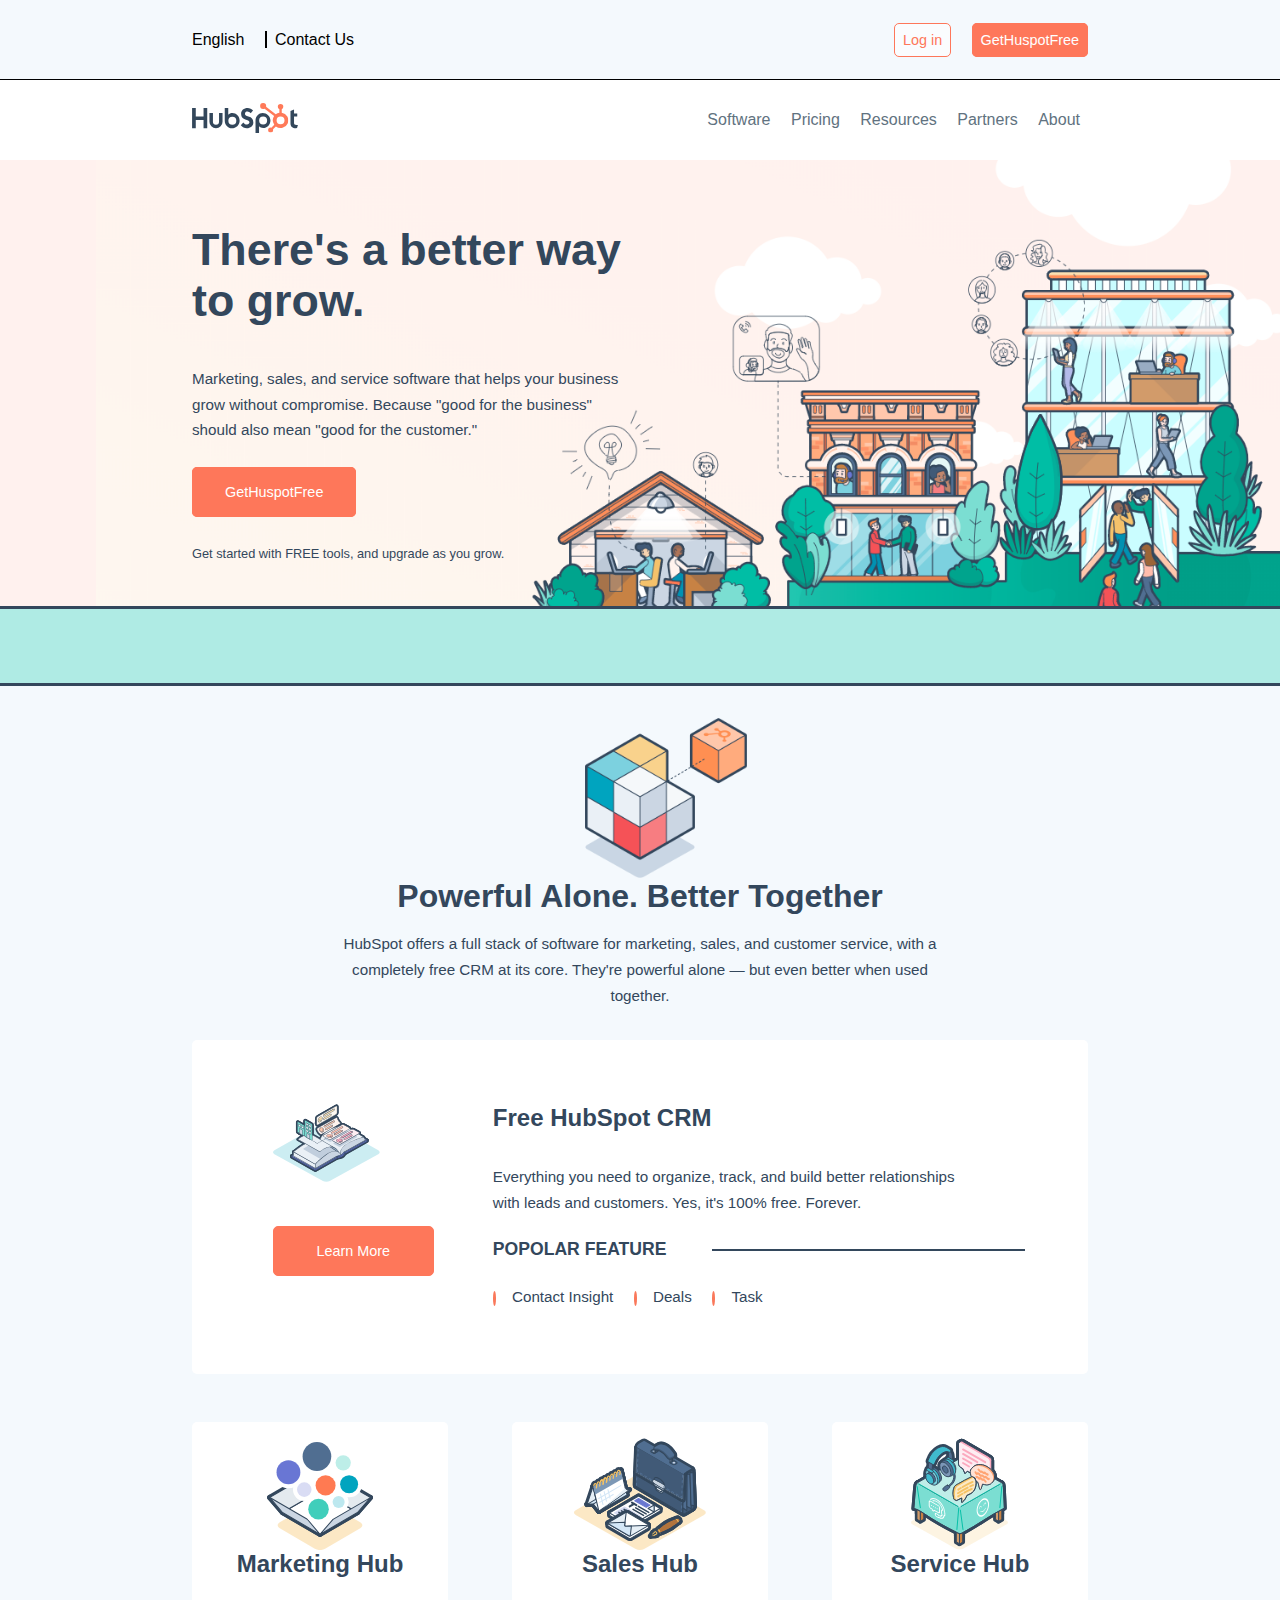
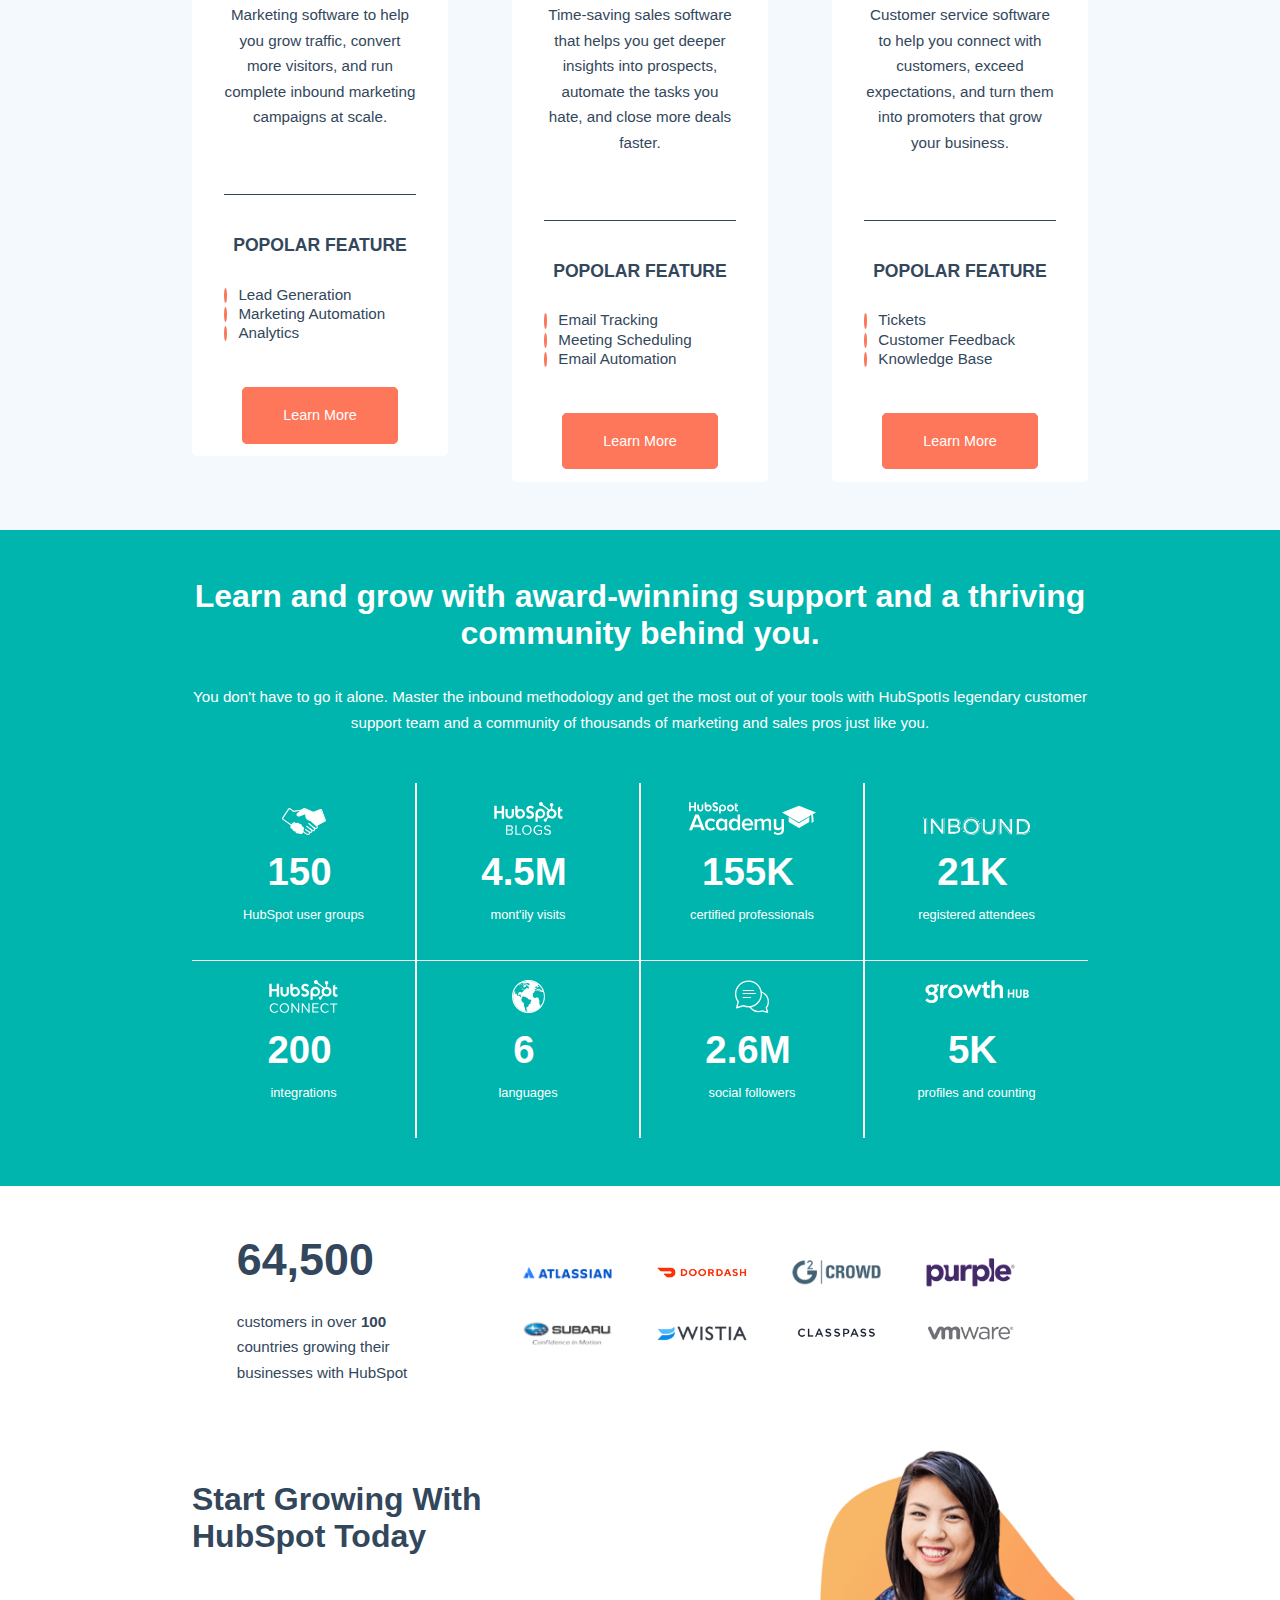
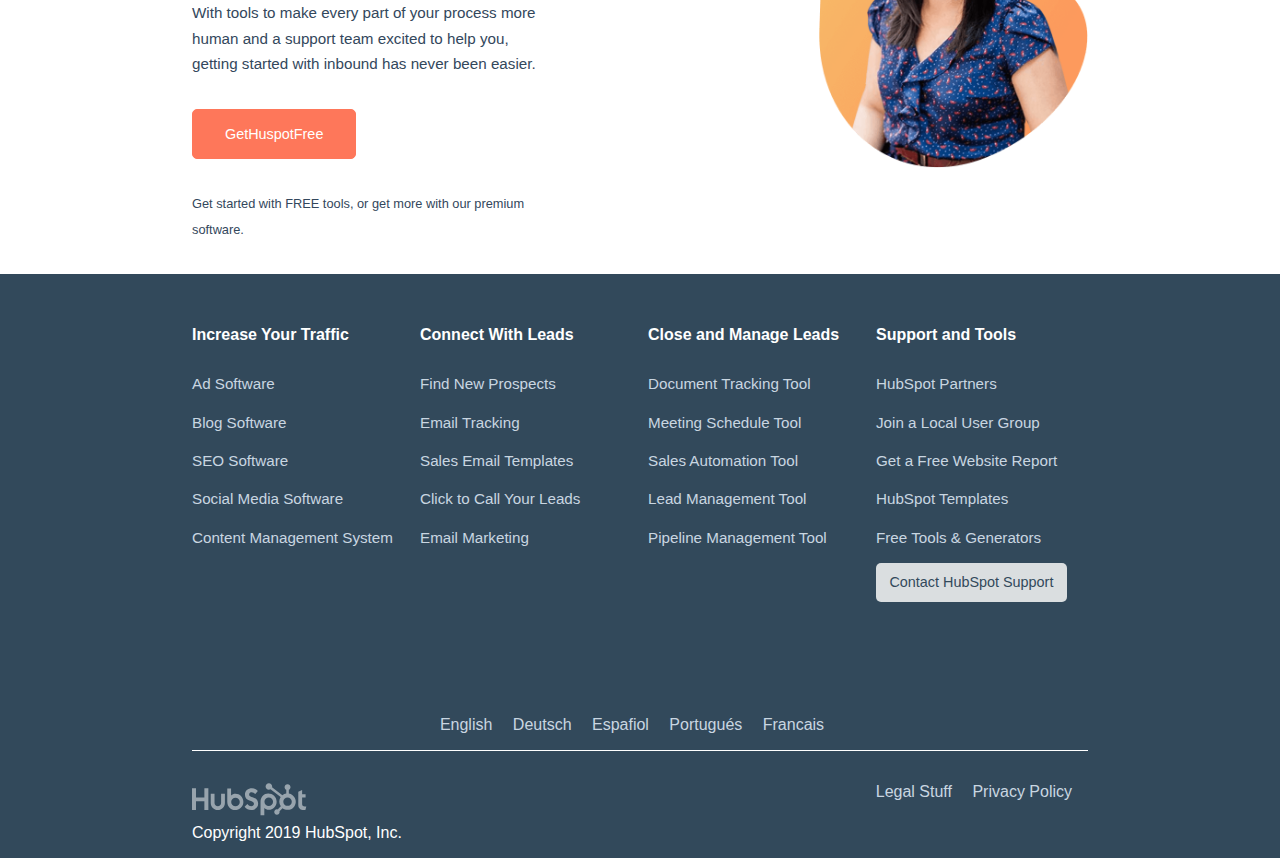
<file: index.html>
<!DOCTYPE html>
<html lang="en">

<head>
    <meta charset="UTF-8">
    <meta http-equiv="X-UA-Compatible" content="IE=edge">
    <meta name="viewport" content="width=device-width, initial-scale=1.0">
    <link rel="preconnect" href="https://fonts.gstatic.com">
    <link href="https://fonts.googleapis.com/css2?family=Montserrat:wght@200;400;600;800&display=swap" rel="stylesheet">
    <title>Hubspot</title>
    <link rel="stylesheet" href="https://cdnjs.cloudflare.com/ajax/libs/font-awesome/5.15.3/css/all.min.css"
        integrity="sha512-iBBXm8fW90+nuLcSKlbmrPcLa0OT92xO1BIsZ+ywDWZCvqsWgccV3gFoRBv0z+8dLJgyAHIhR35VZc2oM/gI1w=="
        crossorigin="anonymous" />
    <link rel="stylesheet" href="./assets/css/style.css">
</head>

<body>
    <!-- site Header  -->
    <header>
        <!-- First Nav  -->
        <nav class="first-nav">
            <div class="contenitore clearfix">
                <div class="nav_box-left Hei-Nav">
                    <div class="contenuto">

                        <i class="fas fa-globe-europe"></i>
                        <a href="#">English</a>
                        <i class="fas fa-angle-down"></i>
                        <a href="#">Contact Us</a>


                    </div>
                </div>


                <div class="nav_box-right Hei-Nav">
                    <div class="contenuto">
                        <i class="fas fa-search"></i>
                        <a href="#" class="linka">Log in</a>
                        <a href="#" class="linka">GetHuspotFree</a>

                    </div>

                </div>
            </div>
        </nav>
        <!-- /First Nav  -->

        <!-- Second Nav  -->
        <nav class="second-nav">
            <div class="contenitore clearfix">
                <div id="nav_2_left" class="nav_box-left Hei-Nav">
                    <div class="contenuto">
                        <img src="./assets/img/logo.svg" alt="Logo Hubspot" class="logo">
                    </div>
                </div>
                <div id="nav_2_right" class="nav_box-right Hei-Nav">
                    <div class="contenuto">
                        <a href="#">Software</a>
                        <i class="fas fa-angle-down"></i>
                        <a href="#">Pricing</a>
                        <a href="#">Resources</a>
                        <i class="fas fa-angle-down"></i>
                        <a href="#">Partners</a>
                        <i class="fas fa-angle-down"></i>
                        <a href="#">About</a>
                        <i class="fas fa-angle-down"></i>
                    </div>


                </div>
        </nav>
        <!-- /Second Nav  -->

        <div class="central-header">
            <div class="contenitore clearfix">
                <aside class="aside-box">
                    <h3 class="h3-dim">There's a better way to grow.</h3>
                    <p class="p_normal-dim">Marketing, sales, and service software that helps your business grow without
                        compromise. Because "good for the business" should also mean "good for the customer."</p>
                    <a href="#" class="linka">GetHuspotFree</a>
                    <p class="p_small-dim">Get started with FREE tools, and upgrade as you grow.</p>
                </aside>
            </div>

        </div>

    </header>
    <!-- /site Header  -->

    <!-- /site Header  -->
    <div class="separatore"></div>

    <!-- Main site  -->
    <main>

        <!-- 1° Section  -->
        <section class="first_main-section">
            <div class="contenitore">

                <!-- 1° Section - TOP part  -->

                <div class="top-sub">
                    <div class="cube">
                        <img src="./assets/img/cube.webp" alt="Immagine quadrati">
                    </div>
                    <h4 class="h4-dim">Powerful Alone. Better Together</h4>
                    <p class="p_normal-dim">HubSpot offers a full stack of software for marketing, sales, and
                        customer
                        service, with a completely free CRM at its core. They're powerful alone — but even better
                        when
                        used together.</p>
                </div>
                <!-- /1° Section - TOP part  -->


                <!-- 1° Section - MIDDLE part  -->

                <div class="middle-sub clearfix">
                    <div class="mb-left">
                        <img src="./assets/img/book.svg" alt="Immagine di un libro">
                        <a href="#" class="linka">Learn More</a>
                    </div>


                    <div class="mb-right">
                        <h5 class="h5-dim">Free HubSpot CRM</h5>
                        <p class="p_normal-dim">Everything you need to organize, track, and build better
                            relationships
                            with leads and
                            customers. Yes, it's 100% free. Forever.</p>
                        <h6 class="h6-dim">POPOLAR FEATURE</h6>
                        <ul>

                            <li class="primo"> <i class="fas fa-check"></i>Contact Insight</li>

                            <li> <i class="fas fa-check"></i>Deals</li>

                            <li> <i class="fas fa-check"></i>Task</li>
                        </ul>

                    </div>
                </div>
                <!-- /1° Section - MIDDLE part  -->

                <!-- 1° Section - BOTTOM part  -->
                <div class="bottom-sub clearfix">
                    <div class="square">
                        <div class="photo">
                            <img src="./assets/img/buble.svg" alt="buble image">
                        </div>
                        <h5 class="h5-dim">Marketing Hub</h5>
                        <p class="p_normal-dim">Marketing software to help you grow
                            traffic, convert more visitors, and run
                            complete inbound marketing
                            campaigns at scale.</p>

                        <div class="sq-b">
                            <h6 class="h6-dim">POPOLAR FEATURE</h6>
                            <ul>

                                <li> <i class="fas fa-check"></i>Lead Generation</li>

                                <li> <i class="fas fa-check"></i>Marketing Automation</li>

                                <li> <i class="fas fa-check"></i>Analytics</li>
                            </ul>
                            <a href="#" class="linka">Learn More</a>


                        </div>

                    </div>



                    <div class="square">

                        <div class="photo">
                            <img src="./assets/img/office.svg" alt="office image">
                        </div>
                        <h5 class="h5-dim">Sales Hub</h5>
                        <p class="p_normal-dim"> Time-saving sales software that helps
                            you get deeper insights into prospects,
                            automate the tasks you hate, and close
                            more deals faster.

                        </p>
                        <div class="sq-b">
                            <h6 class="h6-dim">POPOLAR FEATURE</h6>
                            <ul>

                                <li> <i class="fas fa-check"></i>Email Tracking</li>

                                <li> <i class="fas fa-check"></i>Meeting Scheduling</li>

                                <li> <i class="fas fa-check"></i>Email Automation</li>
                            </ul>
                            <a href="#" class="linka">Learn More</a>

                        </div>
                    </div>


                    <div class="square">

                        <div class="photo">
                            <img src="./assets/img/table.svg" alt="table image">
                        </div>
                        <h5 class="h5-dim">Service Hub</h5>
                        <p class="p_normal-dim">Customer service software to help you connect with customers, exceed
                            expectations, and turn them into promoters that grow your business.</p>

                        <div class="sq-b">
                            <h6 class="h6-dim">POPOLAR FEATURE</h6>
                            <ul>

                                <li> <i class="fas fa-check"></i>Tickets</li>

                                <li> <i class="fas fa-check"></i>Customer Feedback</li>

                                <li> <i class="fas fa-check"></i>Knowledge Base</li>
                            </ul>
                            <a href="#" class="linka">Learn More</a>

                        </div>




                        <!-- /1° Section - BOTTOM part  -->
                    </div>

                </div>
            </div>
        </section>
        <!-- /1° Section  -->


        <!-- 2° Section  -->
        <section class="second_main-section">
            <div class="contenitore">

                <div class="sec-top-sub">
                    <!-- <div class="sec-top-content"> -->

                    <h4 class="h4-dim">Learn and grow with award-winning support and a thriving community behind
                        you.
                    </h4>
                    <p class="p_normal-dim">
                        You don't have to go it alone. Master the inbound methodology and get the most out of your
                        tools
                        with HubSpotIs legendary customer support team and a community of thousands of marketing and
                        sales
                        pros just like you.
                    </p>
                    <!-- </div> -->


                </div>

                <div class="sec-bottom-sub clearfix">
                    <div class="box up">
                        <div class="s-pic">
                            <img src="./assets/img/hands.svg" alt="hands image">
                        </div>
                        <h2 class="h2-dim">150<i class="fas fa-plus"></i></h2>
                        <p class="p_small-dim">HubSpot user groups</p>
                    </div>

                    <div class="box up">
                        <div class="s-pic">
                            <img src="./assets/img/blogs.svg" alt="hubspot">
                        </div>
                        <h2 class="h2-dim">4.5M<i class="fas fa-plus"></i></h2>
                        <p class="p_small-dim">mont'ily visits</p>
                    </div>

                    <div class="box up">
                        <div class="s-pic">
                            <img src="./assets/img/academy.svg" alt="accdemy image">
                        </div>
                        <h2 class="h2-dim">155K<i class="fas fa-plus"></i></h2>
                        <p class="p_small-dim">certified professionals</p>
                    </div>

                    <div id="last-up" class="box up">
                        <div class="s-pic">
                            <img src="./assets/img/inbound.svg" alt="inbound image">
                        </div>
                        <h2 class="h2-dim">21K<i class="fas fa-plus"></i></h2>
                        <p class="p_small-dim">registered attendees</p>
                    </div>




                    <div class="box down">
                        <div class="s-pic">
                            <img src="./assets/img/connect.svg" alt="">
                        </div>
                        <h2 class="h2-dim">200<i class="fas fa-plus"></i></h2>
                        <p class="p_small-dim">integrations</p>
                    </div>

                    <div class="box down">
                        <div class="s-pic">
                            <img src="./assets/img/globe.svg" alt="">
                        </div>

                        <h2 class="h2-dim">6<i class="fas fa-plus"></i></h2>
                        <p class="p_small-dim">languages</p>
                    </div>

                    <div class="box down">
                        <div class="s-pic">
                            <img src="./assets/img/followers.svg" alt="">
                        </div>
                        <h2 class="h2-dim">2.6M<i class="fas fa-plus"></i></h2>
                        <p class="p_small-dim">social followers</p>
                    </div>

                    <div id="last-down" class="box down">
                        <div class="s-pic">
                            <img src="./assets/img/growth.svg" alt="">
                        </div>
                        <h2 class="h2-dim">5K<i class="fas fa-plus"></i></h2>
                        <p class="p_small-dim">profiles and counting</p>
                    </div>




                </div>
            </div>
        </section>
        <!-- 2° Section  -->


        <!-- 3° Section -->
        <section class="third_main-section">
            <div class="contenitore">
                <div class="t-top-sub clearfix">
                    <div class="left-box">
                        <div class="left-content">
                            <h3 class="h3-dim">64,500</h3>
                            <p class="p_normal-dim">customers in over <strong>100</strong> <br>
                                countries growing their <br>
                                businesses with HubSpot
                            </p>

                        </div>
                    </div>

                    <div class="right-box clearfix">
                        <div class="photo A"><img src="./assets/img/atlasian.webp" alt="Atlassian Logo"></div>
                        <div class="photo B"><img src="./assets/img/doordash.webp" alt="Doordash logo"></div>
                        <div class="photo C"><img src="./assets/img/g2crowd.webp" alt="Crowd Logo"></div>
                        <div class="photo D"><img src="./assets/img/purple.webp" alt="Purple Logo"></div>

                        <div class="photo E down"><img src="./assets/img/subaru.webp" alt="Subaro Logo"></div>
                        <div class="photo F down"><img src="./assets/img/wistia.webp" alt="Wistia Logo"></div>
                        <div class="photo G down"><img src="./assets/img/classpass.webp" alt="Classpass Logo"></div>
                        <div class="photo H down"><img src="./assets/img/vmware.webp" alt="Vmware logo"></div>

                    </div>


                </div>


                <div class="t-bottom-sub">
                    <div class="left-box">
                        <h4 class="h4-dim">Start Growing With HubSpot Today</h4>
                        <p class="p_normal-dim">
                            With tools to make every part of your process more human and a support team excited to
                            help you, getting started with inbound has never been easier.</p>
                        <a href="#" class="linka">GetHuspotFree</a>
                        <p class="p_small-dim">Get started with FREE tools, or get more with our premium software.
                        </p>

                    </div>

                    <div class="right-box">
                        <img src="./assets/img/woman.webp" alt="">

                    </div>



                </div>

            </div>
        </section>
        <!-- /3° Section -->
    </main>
    <!-- /Main site  -->
    <!-- Site Footer  -->
    <footer>

        <!-- 1°Section -->
        <section class="first_footer-sct clearfix">
            <div class="contenitore">
                <div class="ft-boxe">
                    <p class="p_big-dim">Increase Your Traffic</p>
                    <p class="p_normal-dim">Ad Software</p>
                    <p class="p_normal-dim">Blog Software</p>
                    <p class="p_normal-dim">SEO Software</p>
                    <p class="p_normal-dim">Social Media Software</p>
                    <p class="p_normal-dim">Content Management System</p>
                </div>

                <div class="ft-boxe">
                    <p class="p_big-dim">Connect With Leads</p>
                    <p class="p_normal-dim">Find New Prospects</p>
                    <p class="p_normal-dim">Email Tracking</p>
                    <p class="p_normal-dim">Sales Email Templates</p>
                    <p class="p_normal-dim">Click to Call Your Leads</p>
                    <p class="p_normal-dim">Email Marketing</p>
                </div>

                <div class="ft-boxe">
                    <p class="p_big-dim">Close and Manage Leads</p>
                    <p class="p_normal-dim">Document Tracking Tool</p>
                    <p class="p_normal-dim">Meeting Schedule Tool</p>
                    <p class="p_normal-dim">Sales Automation Tool</p>
                    <p class="p_normal-dim">Lead Management Tool</p>
                    <p class="p_normal-dim">Pipeline Management Tool</p>
                </div>

                <div class="ft-boxe">
                    <p class="p_big-dim">Support and Tools</p>
                    <p class="p_normal-dim">HubSpot Partners</p>
                    <p class="p_normal-dim">Join a Local User Group</p>
                    <p class="p_normal-dim">Get a Free Website Report</p>
                    <p class="p_normal-dim">HubSpot Templates</p>
                    <p class="p_normal-dim">Free Tools & Generators</p>
                    <a href="#" class="linka">Contact HubSpot Support</a>

                    <span>

                        <i class="fab fa-facebook-f"></i>
                        <i class="fab fa-instagram"></i>
                        <i class="fab fa-youtube"></i>
                        <i class="fab fa-twitter"></i>
                        <i class="fab fa-linkedin-in"></i>
                    </span>

                </div>

            </div>

        </section>
        <!-- 1°Section -->

        <!-- 2° Section  -->
        <section class="second_footer-sct contenitore">
            <div class="contenitore">
                <div class="lenguages">

                    <a href="#">English</a>
                    <a href="#">Deutsch</a>
                    <a href="#">Espafiol</a>
                    <a href="#">Portugués</a>
                    <a href="#">Francais</a>
                </div>
            </div>
        </section>
        <!-- 2° Section  -->

        <!-- 3° Section  -->
        <section class="third_footer-sct">
            <div class="ft contenitore clearfix">


                <div class="ft-logo">
                    <img src="./assets/img/logo-white.svg" alt="Logo Hubspot">
                    <span>Copyright <i class="far fa-copyright"></i> 2019 HubSpot, Inc.</span>
                </div>

                <div class="privacy">
                    <span>Legal Stuff</span>
                    <span>Privacy Policy</span>
                </div>


            </div>

        </section>
        <!-- 3° Section  -->





    </footer>
    <!-- /Site Footer  -->
</body>

</html>
</file>
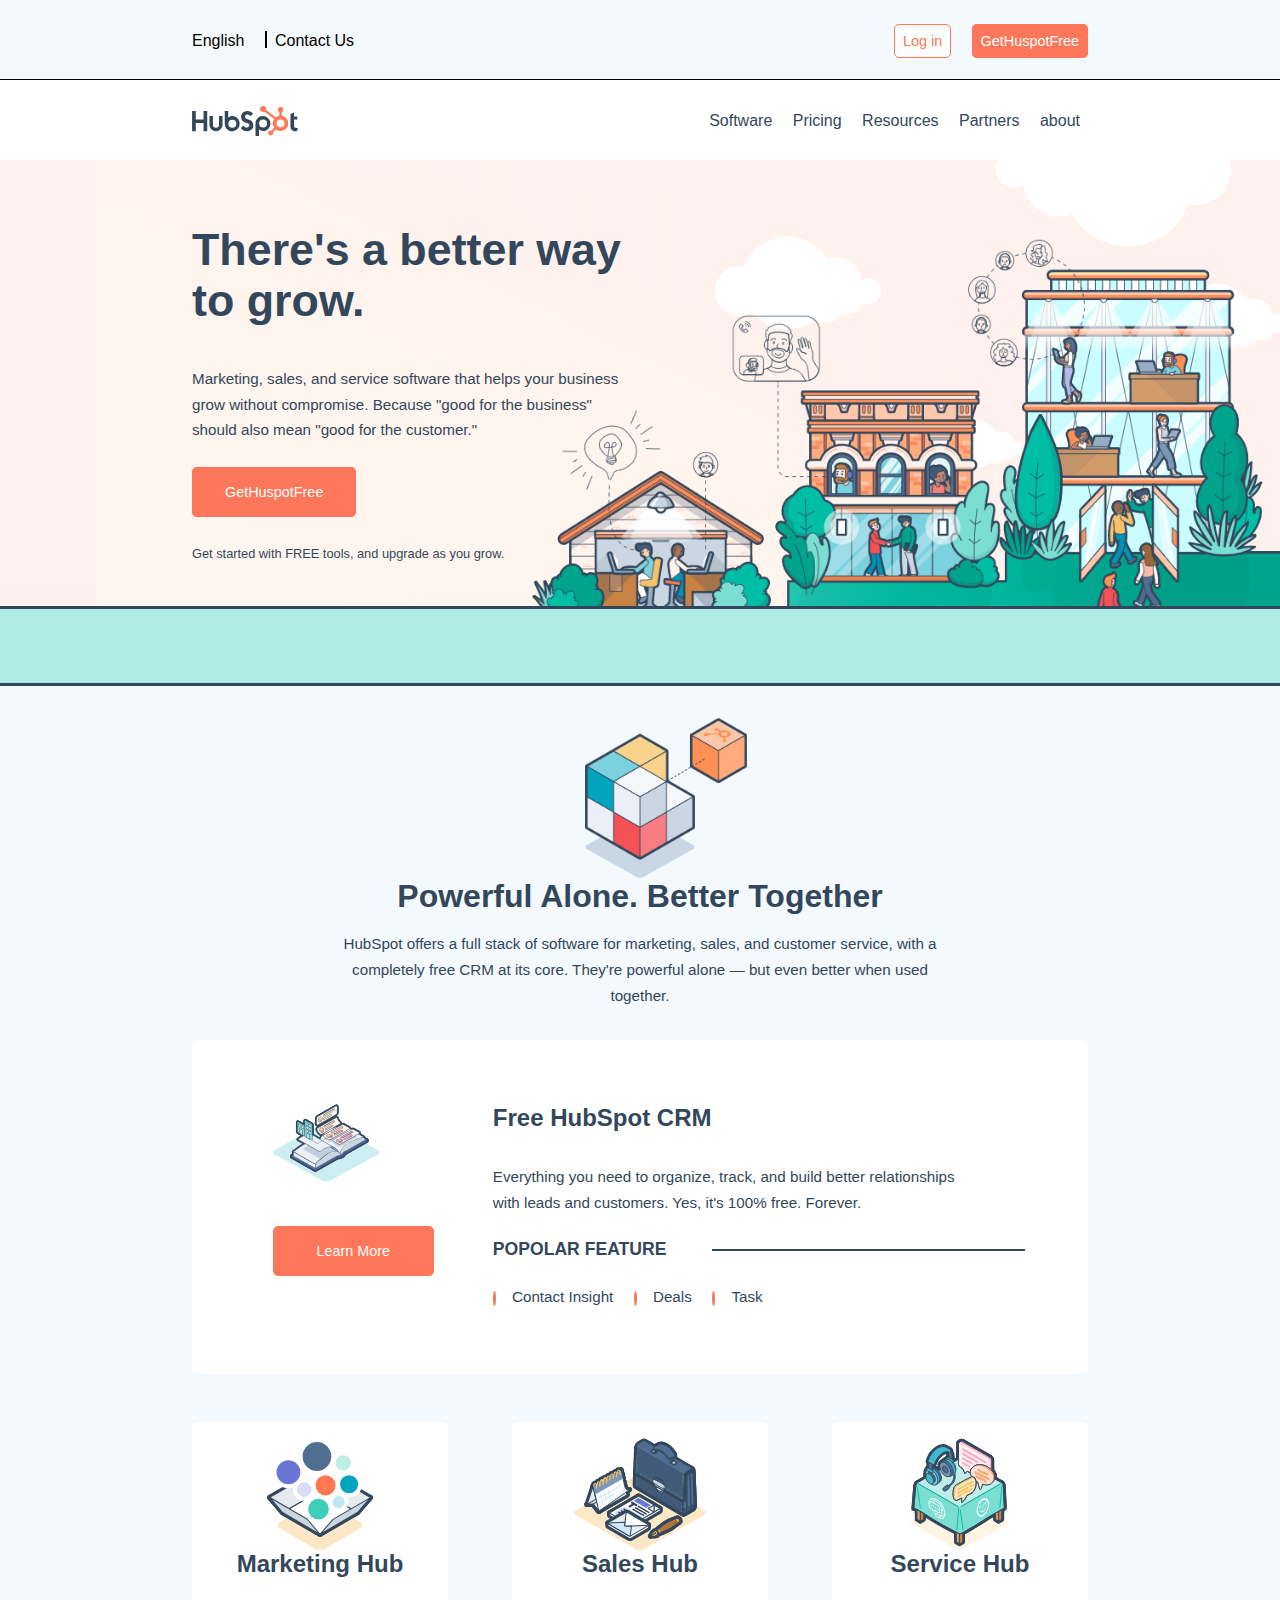
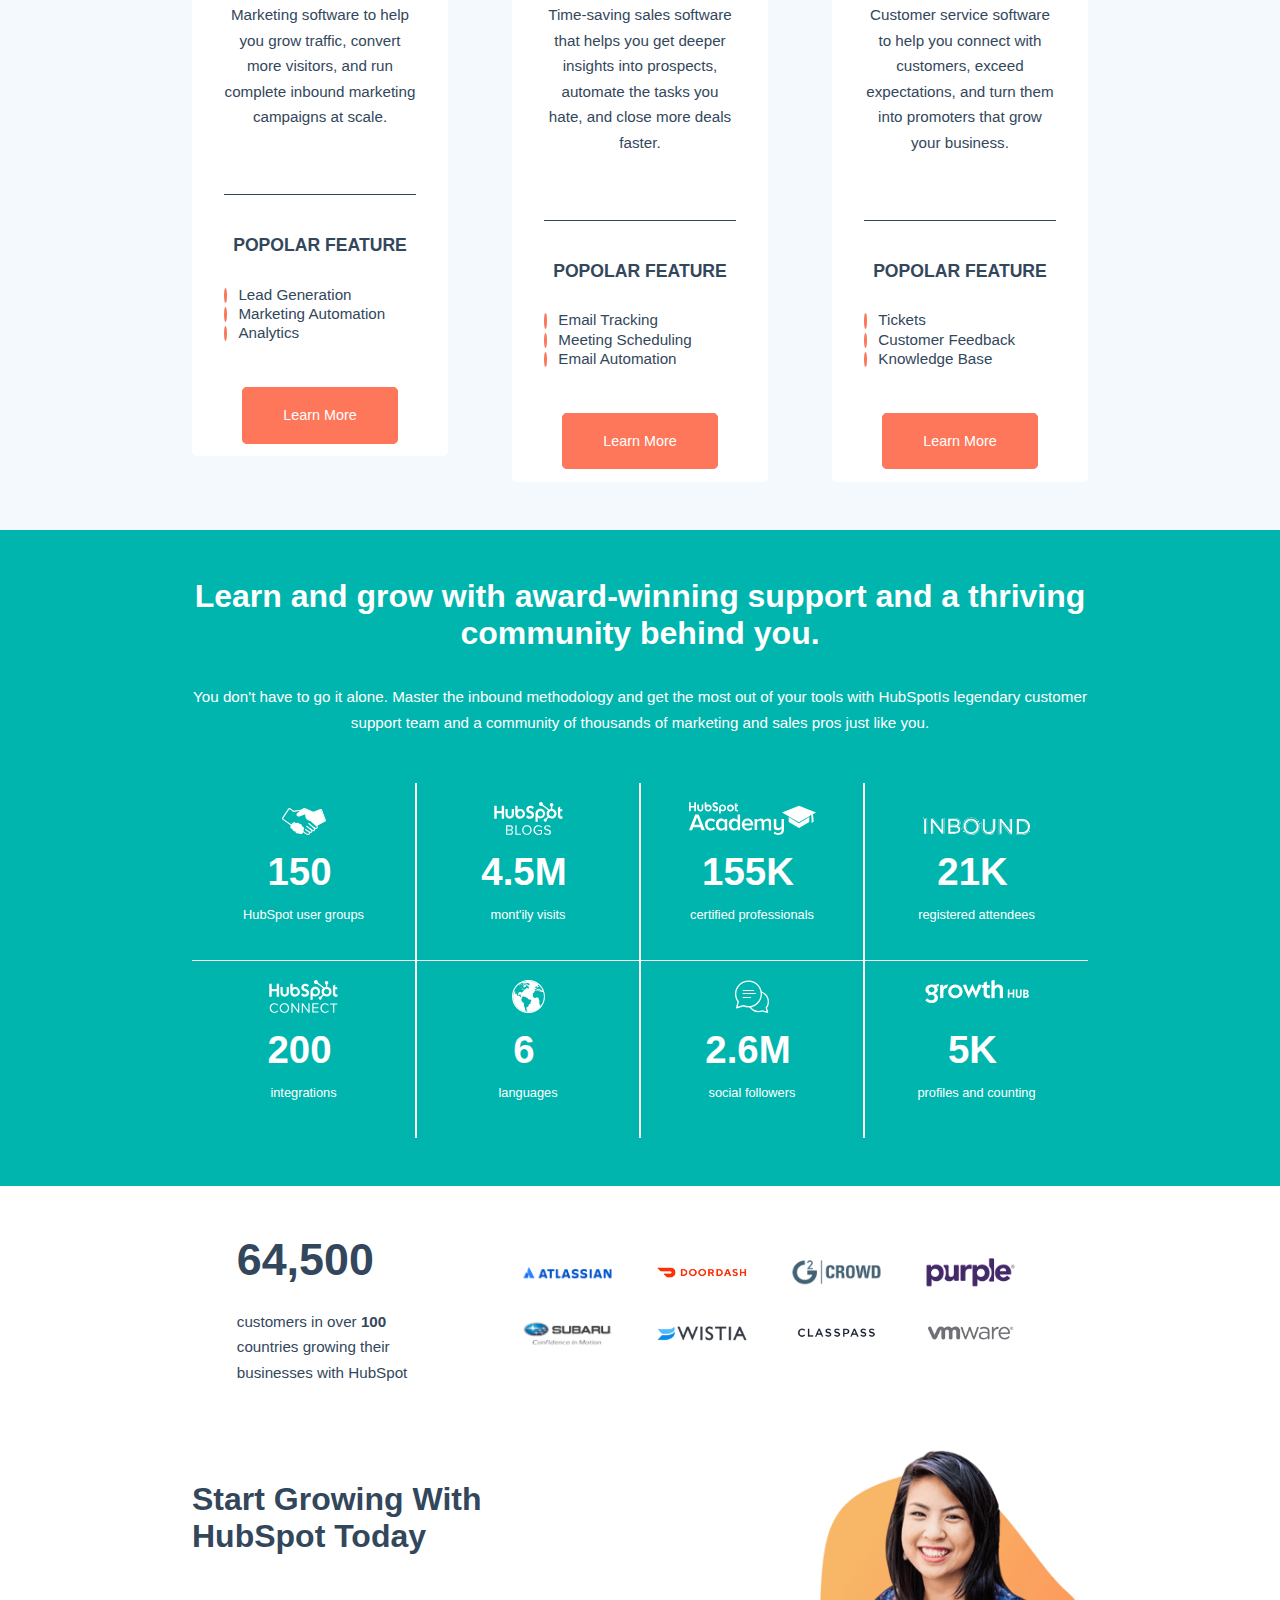
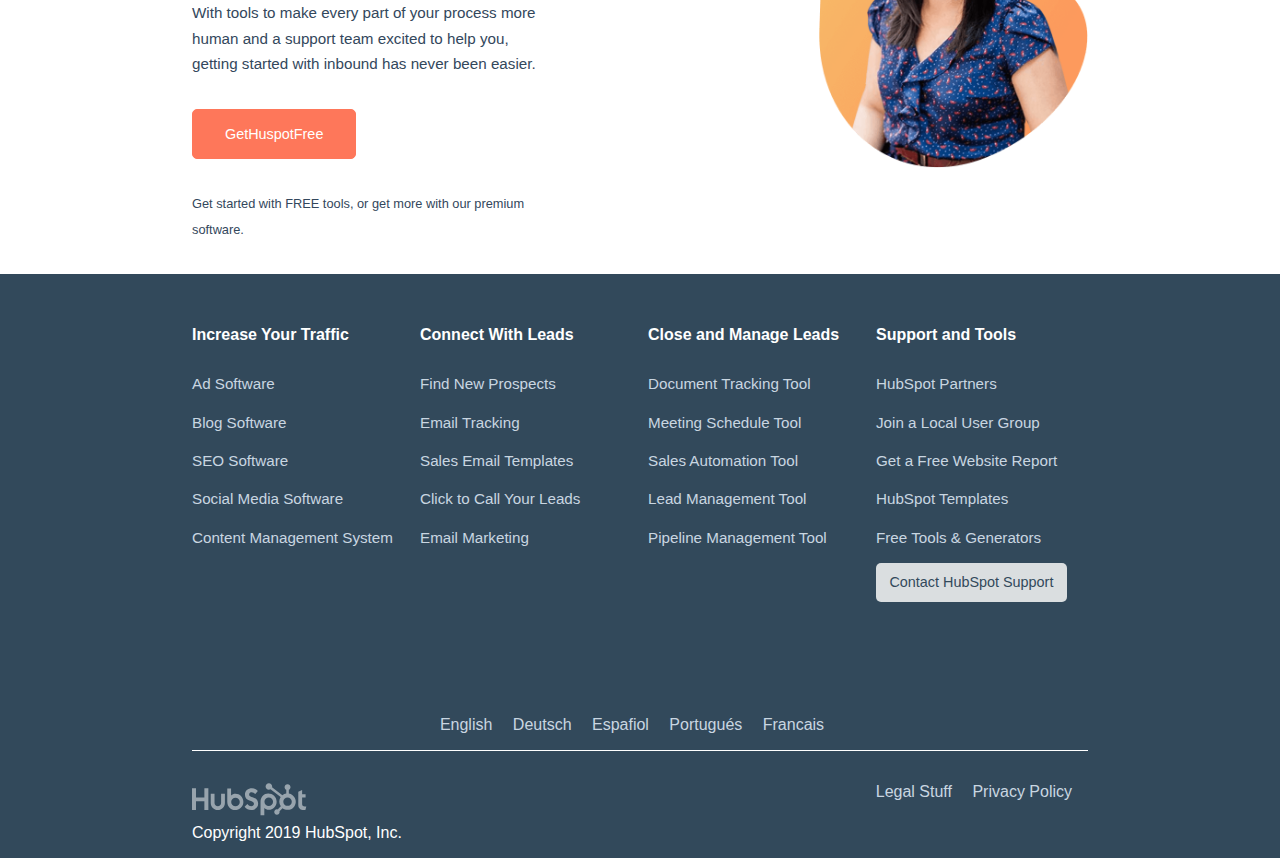
<file: bonus/bonus-index.html>
<!DOCTYPE html>
<html lang="en">

<head>
    <meta charset="UTF-8">
    <meta http-equiv="X-UA-Compatible" content="IE=edge">
    <meta name="viewport" content="width=device-width, initial-scale=1.0">
    <link rel="preconnect" href="https://fonts.gstatic.com">
    <link href="https://fonts.googleapis.com/css2?family=Montserrat:wght@200;400;600;800&display=swap" rel="stylesheet">
    <title>Hubspot-BONUS</title>
    <link rel="stylesheet" href="https://cdnjs.cloudflare.com/ajax/libs/font-awesome/5.15.3/css/all.min.css"
        integrity="sha512-iBBXm8fW90+nuLcSKlbmrPcLa0OT92xO1BIsZ+ywDWZCvqsWgccV3gFoRBv0z+8dLJgyAHIhR35VZc2oM/gI1w=="
        crossorigin="anonymous" />
    <link rel="stylesheet" href="../bonus/assets/css/bonus-style.css">
</head>

<body>
    <!-- First Nav  -->
    <nav class="first-nav">
        <div class="contenitore clearfix">
            <div class="nav_box-left Hei-Nav">
                <div class="contenuto">

                    <i class="fas fa-globe-europe"></i>
                    <a href="#">English</a>
                    <i class="fas fa-angle-down"></i>
                    <a href="#">Contact Us</a>


                </div>
            </div>


            <div class="nav_box-right Hei-Nav">
                <div class="contenuto">
                    <i class="fas fa-search"></i>
                    <a href="#" class="linka">Log in</a>
                    <a href="#" class="linka">GetHuspotFree</a>

                </div>

            </div>
        </div>
    </nav>
    <!-- /First Nav  -->
    <!-- site Header  -->
    <header>

        <!-- Second Nav  -->
        <nav class="second-nav">
            <div class="contenitore clearfix">
                <div id="nav_2_left" class="nav_box-left Hei-Nav">
                    <div class="contenuto">
                        <img src="../assets/img/logo.svg" alt="Logo Hubspot" class="logo">
                    </div>
                </div>
                <div id="nav_2_right" class="nav_box-right Hei-Nav">
                    <div class="contenuto">
                        <a href="#">Software</a>
                        <i class="fas fa-angle-down"></i>
                        <a href="#">Pricing</a>
                        <a href="#" id="resources">Resources</a>
                        <i class="fas fa-angle-down"></i>



                        <div class="dropdown partners">
                            <a href="#" id="partners">Partners</a>
                            <i class="fas fa-angle-down"></i>

                            <div class="content partners clearfix">
                                <ul class="box-partners">
                                    <li class="p_big-dim">Hire a Patners</li>
                                    <li class="p_normal-dim">Find a partner in our global community of service providers
                                        who can help you grow.</li>
                                </ul>

                                <ul class="box-partners">
                                    <li class="p_big-dim">Partner With Us.</li>
                                    <li class="p_normal-dim"> Find the right partner program to to help your business
                                        grow.
                                    </li>

                                </ul>
                                <div class="triangolo-partners"></div>
                            </div>
                        </div>




                        <div class="dropdown about">

                            <a href="#" id="about">about</a>
                            <i class="fas fa-angle-down"></i>

                            <div class="content about clearfix">
                                <ul class="box-about">
                                    <li class="p_big-dim">Company</li>
                                    <li class="p_normal-dim"> About US</li>
                                    <li class="p_normal-dim"> Contact us</li>
                                    <li class="p_normal-dim"> Management Team</li>
                                    <li class="p_normal-dim"> Board of Directors</li>
                                    <li class="p_normal-dim"> Careers</li>
                                </ul>

                                <ul class="box-about">
                                    <li class="p_big-dim">News</li>
                                    <li class="p_normal-dim"> HubSpat News</li>
                                    <li class="p_normal-dim"> Press Resources</li>
                                    <li class="p_normal-dim"> Speakers</li>
                                </ul>

                                <ul class="box-about">
                                    <li class="p_big-dim">Investors</li>
                                    <li class="p_normal-dim">Investors Relations</li>
                                </ul>

                                <div class="triangolo-about"></div>
                            </div>
                        </div>
                    </div>
                </div>
        </nav>
        <!-- /Second Nav  -->



        <div class="central-header">
            <div class="contenitore clearfix">
                <aside class="aside-box">
                    <h3 class="h3-dim">There's a better way to grow.</h3>
                    <p class="p_normal-dim">Marketing, sales, and service software that helps your business grow
                        without
                        compromise. Because "good for the business" should also mean "good for the customer."</p>
                    <a href="#" class="linka">GetHuspotFree</a>
                    <p class="p_small-dim">Get started with FREE tools, and upgrade as you grow.</p>
                </aside>
            </div>

        </div>

    </header>
    <!-- /site Header  -->

    <!-- /site Header  -->
    <div class="separatore"></div>

    <!-- Main site  -->
    <main>

        <!-- 1° Section  -->
        <section class="first_main-section">
            <div class="contenitore">

                <!-- 1° Section - TOP part  -->

                <div class="top-sub">
                    <div class="cube">
                        <img src="../assets/img/cube.webp" alt="Immagine quadrati">
                    </div>
                    <h4 class="h4-dim">Powerful Alone. Better Together</h4>
                    <p class="p_normal-dim">HubSpot offers a full stack of software for marketing, sales, and
                        customer
                        service, with a completely free CRM at its core. They're powerful alone — but even better
                        when
                        used together.</p>
                </div>
                <!-- /1° Section - TOP part  -->


                <!-- 1° Section - MIDDLE part  -->

                <div class="middle-sub clearfix">
                    <div class="mb-left">
                        <img src="../assets/img/book.svg" alt="Immagine di un libro">
                        <a href="#" class="linka">Learn More</a>
                    </div>


                    <div class="mb-right">
                        <h5 class="h5-dim">Free HubSpot CRM</h5>
                        <p class="p_normal-dim">Everything you need to organize, track, and build better
                            relationships
                            with leads and
                            customers. Yes, it's 100% free. Forever.</p>
                        <h6 class="h6-dim">POPOLAR FEATURE</h6>
                        <ul>

                            <li class="primo"> <i class="fas fa-check"></i>Contact Insight</li>

                            <li> <i class="fas fa-check"></i>Deals</li>

                            <li> <i class="fas fa-check"></i>Task</li>
                        </ul>

                    </div>
                </div>
                <!-- /1° Section - MIDDLE part  -->

                <!-- 1° Section - BOTTOM part  -->
                <div class="bottom-sub clearfix">
                    <div class="square">
                        <div class="photo">
                            <img src="../assets/img/buble.svg" alt="buble image">
                        </div>
                        <h5 class="h5-dim">Marketing Hub</h5>
                        <p class="p_normal-dim">Marketing software to help you grow
                            traffic, convert more visitors, and run
                            complete inbound marketing
                            campaigns at scale.</p>

                        <div class="sq-b">
                            <h6 class="h6-dim">POPOLAR FEATURE</h6>
                            <ul>

                                <li> <i class="fas fa-check"></i>Lead Generation</li>

                                <li> <i class="fas fa-check"></i>Marketing Automation</li>

                                <li> <i class="fas fa-check"></i>Analytics</li>
                            </ul>
                            <a href="#" class="linka">Learn More</a>


                        </div>

                    </div>



                    <div class="square">

                        <div class="photo">
                            <img src="../assets/img/office.svg" alt="office image">
                        </div>
                        <h5 class="h5-dim">Sales Hub</h5>
                        <p class="p_normal-dim"> Time-saving sales software that helps
                            you get deeper insights into prospects,
                            automate the tasks you hate, and close
                            more deals faster.

                        </p>
                        <div class="sq-b">
                            <h6 class="h6-dim">POPOLAR FEATURE</h6>
                            <ul>

                                <li> <i class="fas fa-check"></i>Email Tracking</li>

                                <li> <i class="fas fa-check"></i>Meeting Scheduling</li>

                                <li> <i class="fas fa-check"></i>Email Automation</li>
                            </ul>
                            <a href="#" class="linka">Learn More</a>

                        </div>
                    </div>


                    <div class="square">

                        <div class="photo">
                            <img src="../assets/img/table.svg" alt="table image">
                        </div>
                        <h5 class="h5-dim">Service Hub</h5>
                        <p class="p_normal-dim">Customer service software to help you connect with customers, exceed
                            expectations, and turn them into promoters that grow your business.</p>

                        <div class="sq-b">
                            <h6 class="h6-dim">POPOLAR FEATURE</h6>
                            <ul>

                                <li> <i class="fas fa-check"></i>Tickets</li>

                                <li> <i class="fas fa-check"></i>Customer Feedback</li>

                                <li> <i class="fas fa-check"></i>Knowledge Base</li>
                            </ul>
                            <a href="#" class="linka">Learn More</a>

                        </div>




                        <!-- /1° Section - BOTTOM part  -->
                    </div>

                </div>
            </div>
        </section>
        <!-- /1° Section  -->


        <!-- 2° Section  -->
        <section class="second_main-section">
            <div class="contenitore">

                <div class="sec-top-sub">
                    <!-- <div class="sec-top-content"> -->

                    <h4 class="h4-dim">Learn and grow with award-winning support and a thriving community behind
                        you.
                    </h4>
                    <p class="p_normal-dim">
                        You don't have to go it alone. Master the inbound methodology and get the most out of your
                        tools
                        with HubSpotIs legendary customer support team and a community of thousands of marketing and
                        sales
                        pros just like you.
                    </p>
                    <!-- </div> -->


                </div>

                <div class="sec-bottom-sub clearfix">
                    <div class="box up">
                        <div class="s-pic">
                            <img src="../assets/img/hands.svg" alt="hands image">
                        </div>
                        <h2 class="h2-dim">150<i class="fas fa-plus"></i></h2>
                        <p class="p_small-dim">HubSpot user groups</p>
                    </div>

                    <div class="box up">
                        <div class="s-pic">
                            <img src="../assets/img/blogs.svg" alt="hubspot">
                        </div>
                        <h2 class="h2-dim">4.5M<i class="fas fa-plus"></i></h2>
                        <p class="p_small-dim">mont'ily visits</p>
                    </div>

                    <div class="box up">
                        <div class="s-pic">
                            <img src="../assets/img/academy.svg" alt="accdemy image">
                        </div>
                        <h2 class="h2-dim">155K<i class="fas fa-plus"></i></h2>
                        <p class="p_small-dim">certified professionals</p>
                    </div>

                    <div id="last-up" class="box up">
                        <div class="s-pic">
                            <img src="../assets/img/inbound.svg" alt="inbound image">
                        </div>
                        <h2 class="h2-dim">21K<i class="fas fa-plus"></i></h2>
                        <p class="p_small-dim">registered attendees</p>
                    </div>




                    <div class="box down">
                        <div class="s-pic">
                            <img src="../assets/img/connect.svg" alt="">
                        </div>
                        <h2 class="h2-dim">200<i class="fas fa-plus"></i></h2>
                        <p class="p_small-dim">integrations</p>
                    </div>

                    <div class="box down">
                        <div class="s-pic">
                            <img src="../assets/img/globe.svg" alt="">
                        </div>

                        <h2 class="h2-dim">6<i class="fas fa-plus"></i></h2>
                        <p class="p_small-dim">languages</p>
                    </div>

                    <div class="box down">
                        <div class="s-pic">
                            <img src="../assets/img/followers.svg" alt="">
                        </div>
                        <h2 class="h2-dim">2.6M<i class="fas fa-plus"></i></h2>
                        <p class="p_small-dim">social followers</p>
                    </div>

                    <div id="last-down" class="box down">
                        <div class="s-pic">
                            <img src="../assets/img/growth.svg" alt="">
                        </div>
                        <h2 class="h2-dim">5K<i class="fas fa-plus"></i></h2>
                        <p class="p_small-dim">profiles and counting</p>
                    </div>




                </div>
            </div>
        </section>
        <!-- 2° Section  -->


        <!-- 3° Section -->
        <section class="third_main-section">
            <div class="contenitore">
                <div class="t-top-sub clearfix">
                    <div class="left-box">
                        <div class="left-content">
                            <h3 class="h3-dim">64,500</h3>
                            <p class="p_normal-dim">customers in over <strong>100</strong> <br>
                                countries growing their <br>
                                businesses with HubSpot
                            </p>

                        </div>
                    </div>

                    <div class="right-box clearfix">
                        <div class="photo A"><img src="../assets/img/atlasian.webp" alt="Atlassian Logo"></div>
                        <div class="photo B"><img src="../assets/img/doordash.webp" alt="Doordash logo"></div>
                        <div class="photo C"><img src="../assets/img/g2crowd.webp" alt="Crowd Logo"></div>
                        <div class="photo D"><img src="../assets/img/purple.webp" alt="Purple Logo"></div>

                        <div class="photo E down"><img src="../assets/img/subaru.webp" alt="Subaro Logo"></div>
                        <div class="photo F down"><img src="../assets/img/wistia.webp" alt="Wistia Logo"></div>
                        <div class="photo G down"><img src="../assets/img/classpass.webp" alt="Classpass Logo"></div>
                        <div class="photo H down"><img src="../assets/img/vmware.webp" alt="Vmware logo"></div>

                    </div>


                </div>


                <div class="t-bottom-sub">
                    <div class="left-box">
                        <h4 class="h4-dim">Start Growing With HubSpot Today</h4>
                        <p class="p_normal-dim">
                            With tools to make every part of your process more human and a support team excited to
                            help you, getting started with inbound has never been easier.</p>
                        <a href="#" class="linka">GetHuspotFree</a>
                        <p class="p_small-dim">Get started with FREE tools, or get more with our premium software.
                        </p>

                    </div>

                    <div class="right-box">
                        <img src="../assets/img/woman.webp" alt="">

                    </div>



                </div>

            </div>
        </section>
        <!-- /3° Section -->
    </main>
    <!-- /Main site  -->
    <!-- Site Footer  -->
    <footer>

        <!-- 1°Section -->
        <section class="first_footer-sct clearfix">
            <div class="contenitore">
                <div class="ft-boxe">
                    <p class="p_big-dim">Increase Your Traffic</p>
                    <p class="p_normal-dim">Ad Software</p>
                    <p class="p_normal-dim">Blog Software</p>
                    <p class="p_normal-dim">SEO Software</p>
                    <p class="p_normal-dim">Social Media Software</p>
                    <p class="p_normal-dim">Content Management System</p>
                </div>

                <div class="ft-boxe">
                    <p class="p_big-dim">Connect With Leads</p>
                    <p class="p_normal-dim">Find New Prospects</p>
                    <p class="p_normal-dim">Email Tracking</p>
                    <p class="p_normal-dim">Sales Email Templates</p>
                    <p class="p_normal-dim">Click to Call Your Leads</p>
                    <p class="p_normal-dim">Email Marketing</p>
                </div>

                <div class="ft-boxe">
                    <p class="p_big-dim">Close and Manage Leads</p>
                    <p class="p_normal-dim">Document Tracking Tool</p>
                    <p class="p_normal-dim">Meeting Schedule Tool</p>
                    <p class="p_normal-dim">Sales Automation Tool</p>
                    <p class="p_normal-dim">Lead Management Tool</p>
                    <p class="p_normal-dim">Pipeline Management Tool</p>
                </div>

                <div class="ft-boxe">
                    <p class="p_big-dim">Support and Tools</p>
                    <p class="p_normal-dim">HubSpot Partners</p>
                    <p class="p_normal-dim">Join a Local User Group</p>
                    <p class="p_normal-dim">Get a Free Website Report</p>
                    <p class="p_normal-dim">HubSpot Templates</p>
                    <p class="p_normal-dim">Free Tools & Generators</p>
                    <a href="#" class="linka">Contact HubSpot Support</a>

                    <span>

                        <i class="fab fa-facebook-f"></i>
                        <i class="fab fa-instagram"></i>
                        <i class="fab fa-youtube"></i>
                        <i class="fab fa-twitter"></i>
                        <i class="fab fa-linkedin-in"></i>
                    </span>

                </div>

            </div>

        </section>
        <!-- 1°Section -->

        <!-- 2° Section  -->
        <section class="second_footer-sct contenitore">
            <div class="contenitore">
                <div class="lenguages">

                    <a href="#">English</a>
                    <a href="#">Deutsch</a>
                    <a href="#">Espafiol</a>
                    <a href="#">Portugués</a>
                    <a href="#">Francais</a>
                </div>
            </div>
        </section>
        <!-- 2° Section  -->

        <!-- 3° Section  -->
        <section class="third_footer-sct">
            <div class="ft contenitore clearfix">


                <div class="ft-logo">
                    <img src="../assets/img/logo-white.svg" alt="Logo Hubspot">
                    <span>Copyright <i class="far fa-copyright"></i> 2019 HubSpot, Inc.</span>
                </div>

                <div class="privacy">
                    <span>Legal Stuff</span>
                    <span>Privacy Policy</span>
                </div>


            </div>

        </section>
        <!-- 3° Section  -->





    </footer>
    <!-- /Site Footer  -->
</body>

</html>
</file>
<file: assets/css/style.css>
/* Common style  */

*{
    box-sizing: border-box;
    padding: 0;
    margin: 0;
}
body{
    /* font-family: 'Montserrat', sans-serif; */
    font-family: Arial, Helvetica, sans-serif;
}
.clearfix::after{
    content: "";
    clear: both;
    display: table;
}
div.contenitore{
    width: 70%;
    margin: auto;
    height: 100%;
    position:relative;
 
}
.h2-dim{
    font-size: 2.4rem;
}
.h3-dim{
    font-size: 2.8rem;
    color:#33475c;
}
.h4-dim{
    font-size: 2rem;
    color:#33475c;
}
.h5-dim{
    color:#33475c;
    font-size: 1.5rem;
}
.h6-dim{
    color:#33475c;
    font-size: 1.1rem;
}
.p_big-dim{
    font-size: 1rem;
    line-height: 1.6rem;
    font-weight: bolder;

}
.p_normal-dim{
    font-size: 0.95rem;
    color:#33475c;
    line-height: 1.6rem;
}
.p_small-dim{
    font-size: 0.8rem;
    color:#33475c;
    line-height: 1.6rem;
}

/* - HEADER  */
header{
    width: 100%;
}
div.Hei-Nav{
    position: relative;
}

div.contenuto{
    position: absolute;
    top:50%;
    transform: translateY(-50%);
}

div.nav_box-left{
    float: left;
    width: 50%;
    height: 100%;     
   
}

div.nav_box-right{
    float: left;
    width: 50%;
    height: 100%;   
    position: relative;
}


div.nav_box-right>.contenuto{
    position:absolute;
    right:0; 
}
a.linka{
    font-size: 0.9rem;
    text-decoration: none;
    color:white;
    border:1px solid #FE775A;
    border-radius: 5px;
    background-color: #FE775A;
    
    
}
        /* HEADER FIRST NAV  */

header>.first-nav{
    width: 100%;
    background-color: #F4F9FD;
    height: 5rem;
    border-bottom: 1px solid black;
    position: fixed;
    top:0;
    left: 0;
    z-index: 1;
}

.first-nav div.nav_box-left>.contenuto>a{
    text-decoration: none;
    color:black;
}

.first-nav div.nav_box-left>.contenuto>a:last-of-type{
    padding-left: 0.5rem;
}

.first-nav  div.nav_box-left>.contenuto>i:last-of-type{
    padding-right: 1rem;
    border-right: 2px solid black;
}

.first-nav  div.nav_box-right>.contenuto>i{
    font-size: 0.8rem;
    color: #24a4bd;
    margin-right: 1rem;
  
}
.first-nav div.nav_box-right>.contenuto>a{
    text-decoration: none;
    
}
.first-nav div.nav_box-right>.contenuto>a:first-of-type{
    margin-right: 1rem;
    color:#FE775A;
    border:1px solid #FE775A;
    border-radius: 5px;
    padding: 0.5rem;    
    background-color: #FAFCFE;
    
}

.first-nav div.nav_box-right>.contenuto>a:last-of-type{    
    padding: 0.5rem;    
}



        /* HEADER second NAV  */
header>.second-nav{
    width: 100%;
    background-color: #FFFFFF;
    height: 5rem;
    margin-top: 5rem;
}


.second-nav #nav_2_left{
    float: left;
    width: 30%;
    height: 100%; 
}


.second-nav #nav_2_right{
    float: left;
    width: 70%;
    height: 100%; 
    
}
.second-nav .nav_box-right a{
    text-decoration: none;
    color:#617280;
    padding:0 0.5rem;
}

.second-nav .nav_box-right i{
    color:#617280;
}

        /* HEADER central part  */

header>div.central-header{
    background-image: linear-gradient(180deg, #FFF4EF 0%, rgba(255, 244, 239, 0) 100%);
    width: 100%;
    
    background-color: #FFF1EE;
    background-image: url(../img/jumbotron.png);
    /* background-size:90%;
    background-position: 100% -84%;  */
    background-size:95%;
    background-position:6rem;
    background-repeat:no-repeat;
   
    
}

             /* ASIDE part  */

.central-header .aside-box{
    width: 50%;
}

.central-header .aside-box h3{
    padding-top:4rem;
  
}
.central-header .aside-box p{
    padding: 2.5rem 0;
    
   
}

.central-header .aside-box a{
    padding: 1rem 2rem;  
    color:white;
}
/* ------SEPARATORE--------- */

div.separatore{
    display: block;
    content:"";
    height: 5rem;
    background-color:#AFEBE4;
    border-top: 3px solid #33475c;
    border-bottom: 3px solid #33475c; 
}




/*  MAIN  */

main ul>li>i{
    color:white;
    font-size: 0.7rem;
    width: 0.9rem;
    height: 0.9rem;
    line-height: 0.9rem;
    vertical-align: middle;
    text-align: center;
    border-radius: 50%;
    background-color:#fa785a;
    padding:0.1rem;
}

main ul>li{
    font-size: 0.95rem;
    color:#33475c;
    line-height: 1.6rem;
    list-style: none;
    
}

        /* MAIN: First section  */

main>.first_main-section{
    background-color: #F4F9FD;
    width: 100%;
}
                /* First section : TOP-SUB  */

.first_main-section .top-sub{
    width: 100%;
    margin:auto;
    height: 25%;
    text-align: center;
}
.top-sub>.cube{
    padding-top: 2rem;
    height: 12rem;
 }
.top-sub img{
    height: 100%;
}
.top-sub>p{
    padding-top: 1rem;
    width: 70%;
    margin:auto;
}

                /* First section : MIDDLE-SUB  */

.first_main-section .middle-sub{
    width: 100%;
    /* height: 25%; */
    background-color: white;
    margin-top: 2rem;
    padding-bottom: 4rem;
    border-radius: 5px;


}
.middle-sub .mb-left, .middle-sub .mb-right{
    float:left;
    padding-top: 4rem;
} 

.middle-sub .mb-left{
    width: 30%;
    text-align: center;
    position: relative;
}

.middle-sub .mb-left>img{
    width: 40%;
    padding-left 1rem;
}
.middle-sub .mb-left>a{
    display: block;
    width: 60%;
    margin-left: 30%;
    padding: 1rem;
    margin-top: 2.5rem;
  
}

.middle-sub .mb-right{
    width: 70%;
    text-align: left;
    padding-left: 2rem;
    position: relative;
}

.middle-sub .mb-right>p{
    padding: 2rem 0 1.5rem 0;
    width: 80%;
}

.middle-sub .mb-right>h6::after{
    content: "";
    display: block;
    width: 50%;
    height: 1.15px;
    background-color: #33475c;
    position:absolute;
    left:40%;
    bottom: 22%;

}

.middle-sub .mb-right>ul{
    margin-top: 1.5rem;
}
.middle-sub .mb-right>ul>li{
    font-size: 0.95rem;
    color:#33475c;
    line-height: 1.6rem;
    display: inline-block;
    list-style: none;
    
}
.middle-sub .mb-right>ul>li>i{
    margin: 0 1rem;
}

.middle-sub .mb-right>ul>li.primo>i{
    margin-left: 0;
}


                /* First section : BOTTOM-SUB  */
                
.first_main-section .bottom-sub{
    width: 100%;
    border: 3px dottet orange;
    border-radius: 5px;
    margin-top: 3rem;
    padding-bottom: 3rem;
}

.first_main-section .bottom-sub .square{
    float: left;
    /* height: 70%; */
    width: calc(100%/3 - 8rem/3);
    margin-right: 4rem;
    text-align: center;
    padding:1rem 2rem 2rem 2rem;
    background-color: white;
    border-radius: 5px;
   
}

.first_main-section .bottom-sub .square:last-of-type{
    margin-right: 0;
}



.square div.photo{
    width: 100%;
    height: 7rem;
}

.square div.photo>img{
    width: auto;
    height: 100%;
    position: relative;
    
}


.square p{
    padding: 1.5rem 0 3rem 0;
    position: relative;
}

.square h6{
    padding-bottom: 1rem;
  
}



div.sq-b{
width: 100%;
margin-top: 1rem;
border-top: 1px solid #33475c;
padding-top:2.5rem;
}

.square ul{
    text-align: left;
    padding:0.8rem 0 4rem 0;
}
.square ul>li{
    line-height: 1.2rem;
}

.square ul>li>i{
    margin-right: 0.7rem;
}
.square a{
    padding: 1.2rem 2.5rem;
    text-align: center;
}




     /* MAIN: Second section  */

main>.second_main-section{
    background-color: #00B5AD;
 
}

            /* 2° SECTION: TOP SUB  */


.second_main-section .sec-top-sub{
    width: 100%;
    height: 30%;
    text-align: center;
    display: table;
}

.sec-top-sub h4, .sec-top-sub p  {
   vertical-align: middle;
   color:white;
}

.sec-top-sub h4{
    padding: 3rem 0 2rem 0;
}

            /* 2° SECTION: MIDDLE SUB  */

.second_main-section .sec-bottom-sub {
    width: 100%;
    height: 70%;
    padding: 3rem 0;
}

.sec-bottom-sub .box{
    float: left;
    width: 25%;
    display: table;
    text-align: center;
    color:white;
    padding-bottom:1rem;
    border: 1px solid white;

    
}
.sec-bottom-sub .box i{
    font-size: 1rem;
    vertical-align:middle;
    color: white;
    padding-left: 0.5rem;

}


.sec-bottom-sub .s-pic{
    width: auto;
    height: 2rem;
   margin-top:1.2rem;
}

.sec-bottom-sub .box h2{
    padding:1rem 0 0.5rem 0;
}


.sec-bottom-sub .box p{
    color: white;
    padding-bottom: 1rem;
}


.sec-bottom-sub .up{
    border-top:none;
    border-bottom: none;
}

.sec-bottom-sub .down{
    border-bottom:none;
}
.sec-bottom-sub .box.up:first-of-type{
    border-left: none;
}
.up.box + .box.down{
    border-left: none;
}

.sec-bottom-sub #last-up {
    border-right: none;
}
.sec-bottom-sub #last-down {
    border-right: none;
}

     /* MAIN: Third section  */
main>.third_main-section{
    background-color: white;
    /* height: 100vh; */
    height: 43rem;

}

            /* 3° Section - TOP Sub  */
.third_main-section div.left-box, .third_main-section div.right-box{
    float:left;  
}
.t-top-sub  div.left-box{
    width: 25%;
    /* position: relative; */
}
.t-top-sub div.left-box .left-content{
    position:relative;
    left:20%; 
}
.t-top-sub div.left-box .left-content h3{
    padding: 3rem 0 1.5rem 0;
}
.third_main-section .t-top-sub div.right-box{
    width: 60%;
    transform: translate(20%,70%);     
}
.t-top-sub div.right-box .photo{
    float:left;
    width: calc(25% - 6rem/4);
    height: 2.3rem;
    margin-right:1.5rem;
}
.t-top-sub div.right-box .photo img{
    max-width: 80%;
    height: 100%;
    object-fit: contain;
}

.t-top-sub div.right-box .photo.down{
    margin-top: 1.5rem;
}
.third_main-section .t-bottom-sub div.left-box{
    width: 40%;
    margin-top:6rem;
}
.third_main-section .t-bottom-sub div.left-box .p_normal-dim{
    padding-top:2.8rem;
}
.third_main-section .t-bottom-sub div.left-box a{
    display: inline-block;
    padding: 1rem 2rem;  
    color:white;    
    margin: 2rem 0;
}
.third_main-section .t-bottom-sub div.right-box{
    width: 60%;
    padding-top:4rem;
    text-align: right; 
}

.t-bottom-sub div.right-box img{
    width: 50%;
}

/* - FOOTER  */
footer{
    width: 100%;
    /* height: 100vh; */
   padding-bottom: 1rem;
    background-color: #32495B;
}
            /* - FOOTER: 1° Section  */

.first_footer-sct .ft-boxe{
    float: left;
    margin-top: 3rem;
    margin-right: 1rem;
    width: calc(25% - 3rem/4);
}

.first_footer-sct .ft-boxe:last-of-type{
    margin-right: 0; 
}


.first_footer-sct .ft-boxe .p_big-dim{
    color:white;
    padding-bottom: 1.5rem;
    
}

.first_footer-sct .ft-boxe .p_normal-dim{
    color:#c9d6e1;
    padding-bottom: 0.8rem;
}

.first_footer-sct .ft-boxe>a{
    display:block;
    width: 90%;
    text-align: center;
    color: #32495b;
    background-color: #dadee0;
    border: none;
    padding: 0.7rem 0;
    margin-bottom: 1rem;
}
.first_footer-sct  i{
    color:white;
    padding-right: 1.4rem;
}


        /* - FOOTER: 2° Section  */

.second_footer-sct .lenguages{
    width: 100%;
    padding:1rem 0;
    margin-top: 4rem;
    text-align: center;
    border-bottom: 1px solid white;
}

.lenguages a{
    font-size: 1rem;
    text-decoration: none;
    color:#c9d6e1;
    margin-right: 1rem;
}







        /* - FOOTER: 3° Section  */

.third_footer-sct .ft.contenitore{
    margin-top: 2rem;
}

.privacy{
float: right;
}

.ft-logo{
    float:left;
}
.ft-logo>img{
    filter: opacity(50%);
}
.ft-logo span{
    display: block;
    color:white;
    font-size: 1rem;
    padding-top:0.3rem;

}

.privacy span{
    padding-right: 1rem;
    color:#c9d6e1;
    font-size: 1rem;
  
}
</file>
<file: bonus/assets/css/bonus-style.css>
/* Common style  */

*{
    box-sizing: border-box;
    padding: 0;
    margin: 0;
}
body{
    /* font-family: 'Montserrat', sans-serif; */
    font-family: Arial, Helvetica, sans-serif;  
}
.clearfix::after{
    content: "";
    clear: both;
    display: table;
}
div.contenitore{
    width: 70%;
    margin: auto;
    height: 100%; 
}
.h2-dim{
    font-size: 2.4rem;
}
.h3-dim{
    font-size: 2.8rem;
    color:#33475c;
}
.h4-dim{
    font-size: 2rem;
    color:#33475c;
}
.h5-dim{
    color:#33475c;
    font-size: 1.5rem;
}
.h6-dim{
    color:#33475c;
    font-size: 1.1rem;
}
.p_big-dim{
    font-size: 1rem;
    line-height: 1.6rem;
    font-weight: bold;
    color:#33475c;

}
.p_normal-dim{
    font-size: 0.95rem;
    color:#33475c;
    line-height: 1.6rem;
}
.p_small-dim{
    font-size: 0.8rem;
    color:#33475c;
    line-height: 1.6rem;
}

/* - HEADER  */
header{
    width: 100%;
}

div.nav_box-left{
    float: left;
    width: 50%;
    height: 100%;     
   
}

div.nav_box-right{
    float: left;
    width: 50%;
    height: 100%;   
    position: relative;
}

.contenuto{
    height: 100%;
    line-height: 80px;
}

a.linka{
    font-size: 0.9rem;
    text-decoration: none;
    color:white;
    border:1px solid #FE775A;
    border-radius: 5px;
    background-color: #FE775A;
    
    
}
        /* HEADER FIRST NAV  */

.first-nav{
    width: 100%;
    background-color: #F4F9FD;
    height: 5rem;
    border-bottom: 1px solid black;
    position: sticky;
    top:0;
    left: 0;
    z-index: 2;
}

.first-nav div.nav_box-left>.contenuto>a{
    text-decoration: none;
    color:black;
    vertical-align: middle;
}

.first-nav div.nav_box-left>.contenuto>a:last-of-type{
    padding-left: 0.5rem;
}

.first-nav  div.nav_box-left>.contenuto>i:last-of-type{
    padding-right: 1rem;
    border-right: 2px solid black;
}

.first-nav  div.nav_box-right>.contenuto>i{
    font-size: 0.8rem;
    color: #24a4bd;
    margin-right: 1rem;
    vertical-align: middle;
  
}
.first-nav div.nav_box-right>.contenuto{
    float: right;
}
.first-nav div.nav_box-right>.contenuto>a{
    text-decoration: none;
    vertical-align: middle;

    
}
.first-nav div.nav_box-right>.contenuto>a:first-of-type{
    margin-right: 1rem;
    color:#FE775A;
    border:1px solid #FE775A;
    border-radius: 5px;
    padding: 0.5rem;    
    background-color: #FAFCFE;
    
}

.first-nav div.nav_box-right>.contenuto>a:last-of-type{    
    padding: 0.5rem;    
}



        /* HEADER second NAV  */
header>.second-nav{
    width: 100%;
    background-color: #FFFFFF;
    height: 5rem;
}


.second-nav #nav_2_left{
    float: left;
    width: 30%;
    height: 100%; 
}

.second-nav #nav_2_left img{
    vertical-align: middle;
}

.second-nav #nav_2_right{
    float: right;
    width: 70%;
    height: 100%; 
    text-align: right;    
}

.second-nav .nav_box-right a{
    text-decoration: none;
    color:#33475c;
    padding:0 0.5rem;
    vertical-align: middle;
}

.second-nav .nav_box-right i{
    color:#617280;
    vertical-align: middle;
}
            /* ----BONUS---- */
      
.dropdown {
 position: relative;
 display: inline-block;


 }
 .dropdown:hover {
    padding-bottom: 0.8rem; 

   }
 .dropdown:hover a {
    color:red;

   }

   


        /* BONUS resources */









        /* /BONUS resources */















        /* BONUS PARTNERS */
.triangolo-partners{
    width: 20px;
    height: 20px;
    background-color: white;
    position: absolute;
    top: -0.6rem;
    right: 6.2rem;
    z-index: 2;
    display: block;
    transform: rotate(45deg);
    border: 1px solid #c9d6e1;
    border-right: none;
    border-bottom: none;

}

.content.partners {
    position: absolute;
    right: -4.8rem;
    top: 4rem;
    min-width: 45rem;
    display: none;
    z-index: 1;
    box-shadow: 0px 8px 16px 0px rgb(0 0 0 / 20%);
    background-color: white;
    border: 1px solid #c9d6e1;
    border-radius: 5px;
    text-align: left;
  
}
        
        .content.partners  .box-partners{
            float:left;
            width: 50%;
            padding: 2rem 2rem 1rem 2rem;
          
        }
        .content.partners  .box-partners:last-of-type{
            margin-right: 0;
        }
        .content.partners   .box-partners li{
            padding-bottom: 0.5rem;
        }
     
        .content.partners ul{
            list-style: none;
        }
        .dropdown.partners:hover .content.partners {
            display: block;
          }


        /* /BONUS PARTNERS */


        /* BONUS ABOUT        */
div.triangolo-about{
    width: 20px;
    height: 20px;
    background-color:white;
    position:absolute;
    top: -0.62rem;
    right: 1.6rem;
    z-index: 2;
    display: block;
    transform: rotate(45deg);
    border: 1px solid #c9d6e1;
    border-right: none;
    border-bottom: none;
    } 

.content.about {
    position: absolute;
    right: 0;
    top: 4rem;
    min-width: 30rem;
    display: none;
    z-index: 1;
    box-shadow: 0px 8px 16px 0px rgba(0,0,0,0.2);
    background-color: white;
    border: 1px solid #c9d6e1;
    border-radius: 5px;
    text-align: left;
        
    }

    .content.about .box-about{
        float:left;
        margin-right: 1rem;
        width: calc(100% / 3 - 2rem/3);
        padding: 2rem 2rem 1rem 2rem;
    
    }
    .content.about  .box-about:last-of-type{
        margin-right: 0;
    }
    .content.about  .box-about li{
        padding-bottom: 0.5rem;
    }

    .content.about ul{
        list-style: none;
    }

.dropdown.about:hover .content.about{
        display: block;
    }

/* ANIMAZIONE */

.content{
    animation: rotateMenu 500ms ease-in-out forwards;    
    transform-origin: top center;
}
    
@keyframes rotateMenu {
    0% {
        transform: rotateX(-90deg);
    }
    70% {
        transform: rotateX(20deg); 
    }
    100% {
        transform: rotateX(0deg);
    }
}
/* /ANIMAZIONE */

 /* ----/BONUS---- */



        /* HEADER central part  */

header>div.central-header{
    background-image: linear-gradient(180deg, #FFF4EF 0%, rgba(255, 244, 239, 0) 100%);
    width: 100%;
    background-color: #FFF1EE;
    background-image: url(../../../assets/img/jumbotron.png);
    background-size:95%;
    background-position:6rem;
    background-repeat:no-repeat;
    
   
    
}

             /* ASIDE part  */

.central-header .aside-box{
    width: 50%;
}

.central-header .aside-box h3{
    padding-top:4rem;

  
}
.central-header .aside-box p{
    padding: 2.5rem 0;
    
   
}

.central-header .aside-box a{
    padding: 1rem 2rem;  
    color:white;
}
/* ------SEPARATORE--------- */

div.separatore{
    display: block;
    content:"";
    height: 5rem;
    background-color:#AFEBE4;
    border-top: 3px solid #33475c;
    border-bottom: 3px solid #33475c; 
}




/*  MAIN  */

main ul>li>i{
    color:white;
    font-size: 0.7rem;
    width: 0.9rem;
    height: 0.9rem;
    line-height: 0.9rem;
    vertical-align: middle;
    text-align: center;
    border-radius: 50%;
    background-color:#fa785a;
    padding:0.1rem;
}

main ul>li{
    font-size: 0.95rem;
    color:#33475c;
    line-height: 1.6rem;
    list-style: none;
    
}

        /* MAIN: First section  */

main>.first_main-section{
    background-color: #F4F9FD;
    width: 100%;
}
                /* First section : TOP-SUB  */

.first_main-section .top-sub{
    width: 100%;
    margin:auto;
    height: 25%;
    text-align: center;
}
.top-sub>.cube{
    padding-top: 2rem;
    height: 12rem;
 }
.top-sub img{
    height: 100%;
}
.top-sub>p{
    padding-top: 1rem;
    width: 70%;
    margin:auto;
}

                /* First section : MIDDLE-SUB  */

.first_main-section .middle-sub{
    width: 100%;
    /* height: 25%; */
    background-color: white;
    margin-top: 2rem;
    padding-bottom: 4rem;
    border-radius: 5px;


}
.middle-sub .mb-left, .middle-sub .mb-right{
    float:left;
    padding-top: 4rem;
} 

.middle-sub .mb-left{
    width: 30%;
    text-align: center;
    position: relative;
}

.middle-sub .mb-left>img{
    width: 40%;
    padding-left 1rem;
}
.middle-sub .mb-left>a{
    display: block;
    width: 60%;
    margin-left: 30%;
    padding: 1rem;
    margin-top: 2.5rem;
  
}

.middle-sub .mb-right{
    width: 70%;
    text-align: left;
    padding-left: 2rem;
    position: relative;
}

.middle-sub .mb-right>p{
    padding: 2rem 0 1.5rem 0;
    width: 80%;
}

.middle-sub .mb-right>h6::after{
    content: "";
    display: block;
    width: 50%;
    height: 1.15px;
    background-color: #33475c;
    position:absolute;
    left:40%;
    bottom: 22%;

}

.middle-sub .mb-right>ul{
    margin-top: 1.5rem;
}
.middle-sub .mb-right>ul>li{
    font-size: 0.95rem;
    color:#33475c;
    line-height: 1.6rem;
    display: inline-block;
    list-style: none;
    
}
.middle-sub .mb-right>ul>li>i{
    margin: 0 1rem;
}

.middle-sub .mb-right>ul>li.primo>i{
    margin-left: 0;
}


                /* First section : BOTTOM-SUB  */
                
.first_main-section .bottom-sub{
    width: 100%;
    border: 3px dottet orange;
    border-radius: 5px;
    margin-top: 3rem;
    padding-bottom: 3rem;
}

.first_main-section .bottom-sub .square{
    float: left;
    /* height: 70%; */
    width: calc(100%/3 - 8rem/3);
    margin-right: 4rem;
    text-align: center;
    padding:1rem 2rem 2rem 2rem;
    background-color: white;
    border-radius: 5px;
   
}

.first_main-section .bottom-sub .square:last-of-type{
    margin-right: 0;
}



.square div.photo{
    width: 100%;
    height: 7rem;
}

.square div.photo>img{
    width: auto;
    height: 100%;
    position: relative;
    
}


.square p{
    padding: 1.5rem 0 3rem 0;
    position: relative;
}

.square h6{
    padding-bottom: 1rem;
  
}



div.sq-b{
width: 100%;
margin-top: 1rem;
border-top: 1px solid #33475c;
padding-top:2.5rem;
}

.square ul{
    text-align: left;
    padding:0.8rem 0 4rem 0;
}
.square ul>li{
    line-height: 1.2rem;
}

.square ul>li>i{
    margin-right: 0.7rem;
}
.square a{
    padding: 1.2rem 2.5rem;
    text-align: center;
}




     /* MAIN: Second section  */

main>.second_main-section{
    background-color: #00B5AD;
 
}

            /* 2° SECTION: TOP SUB  */


.second_main-section .sec-top-sub{
    width: 100%;
    height: 30%;
    text-align: center;
    display: table;
}

.sec-top-sub h4, .sec-top-sub p  {
   vertical-align: middle;
   color:white;
}

.sec-top-sub h4{
    padding: 3rem 0 2rem 0;
}

            /* 2° SECTION: MIDDLE SUB  */

.second_main-section .sec-bottom-sub {
    width: 100%;
    height: 70%;
    padding: 3rem 0;
}

.sec-bottom-sub .box{
    float: left;
    width: 25%;
    display: table;
    text-align: center;
    color:white;
    padding-bottom:1rem;
    border: 1px solid white;

    
}
.sec-bottom-sub .box i{
    font-size: 1rem;
    vertical-align:middle;
    color: white;
    padding-left: 0.5rem;

}


.sec-bottom-sub .s-pic{
    width: auto;
    height: 2rem;
   margin-top:1.2rem;
}

.sec-bottom-sub .box h2{
    padding:1rem 0 0.5rem 0;
}


.sec-bottom-sub .box p{
    color: white;
    padding-bottom: 1rem;
}


.sec-bottom-sub .up{
    border-top:none;
    border-bottom: none;
}

.sec-bottom-sub .down{
    border-bottom:none;
}
.sec-bottom-sub .box.up:first-of-type{
    border-left: none;
}
.up.box + .box.down{
    border-left: none;
}

.sec-bottom-sub #last-up {
    border-right: none;
}
.sec-bottom-sub #last-down {
    border-right: none;
}

     /* MAIN: Third section  */
main>.third_main-section{
    background-color: white;
    /* height: 100vh; */
    height: 43rem;

}

            /* 3° Section - TOP Sub  */
.third_main-section div.left-box, .third_main-section div.right-box{
    float:left;  
}
.t-top-sub  div.left-box{
    width: 25%;
    /* position: relative; */
}
.t-top-sub div.left-box .left-content{
    position:relative;
    left:20%; 
}
.t-top-sub div.left-box .left-content h3{
    padding: 3rem 0 1.5rem 0;
}
.third_main-section .t-top-sub div.right-box{
    width: 60%;
    transform: translate(20%,70%);     
}
.t-top-sub div.right-box .photo{
    float:left;
    width: calc(25% - 6rem/4);
    height: 2.3rem;
    margin-right:1.5rem;
}
.t-top-sub div.right-box .photo img{
    max-width: 80%;
    height: 100%;
    object-fit: contain;
}

.t-top-sub div.right-box .photo.down{
    margin-top: 1.5rem;
}
.third_main-section .t-bottom-sub div.left-box{
    width: 40%;
    margin-top:6rem;
}
.third_main-section .t-bottom-sub div.left-box .p_normal-dim{
    padding-top:2.8rem;
}
.third_main-section .t-bottom-sub div.left-box a{
    display: inline-block;
    padding: 1rem 2rem;  
    color:white;    
    margin: 2rem 0;
}
.third_main-section .t-bottom-sub div.right-box{
    width: 60%;
    padding-top:4rem;
    text-align: right; 
}

.t-bottom-sub div.right-box img{
    width: 50%;
}

/* - FOOTER  */
footer{
    width: 100%;
    /* height: 100vh; */
   padding-bottom: 1rem;
    background-color: #32495B;
}
            /* - FOOTER: 1° Section  */

.first_footer-sct .ft-boxe{
    float: left;
    margin-top: 3rem;
    margin-right: 1rem;
    width: calc(25% - 3rem/4);
}

.first_footer-sct .ft-boxe:last-of-type{
    margin-right: 0; 
}


.first_footer-sct .ft-boxe .p_big-dim{
    color:white;
    padding-bottom: 1.5rem;
    
}

.first_footer-sct .ft-boxe .p_normal-dim{
    color:#c9d6e1;
    padding-bottom: 0.8rem;
}

.first_footer-sct .ft-boxe>a{
    display:block;
    width: 90%;
    text-align: center;
    color: #32495b;
    background-color: #dadee0;
    border: none;
    padding: 0.7rem 0;
    margin-bottom: 1rem;
}
.first_footer-sct  i{
    color:white;
    padding-right: 1.4rem;
}


        /* - FOOTER: 2° Section  */

.second_footer-sct .lenguages{
    width: 100%;
    padding:1rem 0;
    margin-top: 4rem;
    text-align: center;
    border-bottom: 1px solid white;
}

.lenguages a{
    font-size: 1rem;
    text-decoration: none;
    color:#c9d6e1;
    margin-right: 1rem;
}







        /* - FOOTER: 3° Section  */

.third_footer-sct .ft.contenitore{
    margin-top: 2rem;
}

.privacy{
float: right;
}

.ft-logo{
    float:left;
}
.ft-logo>img{
    filter: opacity(50%);
}
.ft-logo span{
    display: block;
    color:white;
    font-size: 1rem;
    padding-top:0.3rem;

}

.privacy span{
    padding-right: 1rem;
    color:#c9d6e1;
    font-size: 1rem;
  
}
</file>
